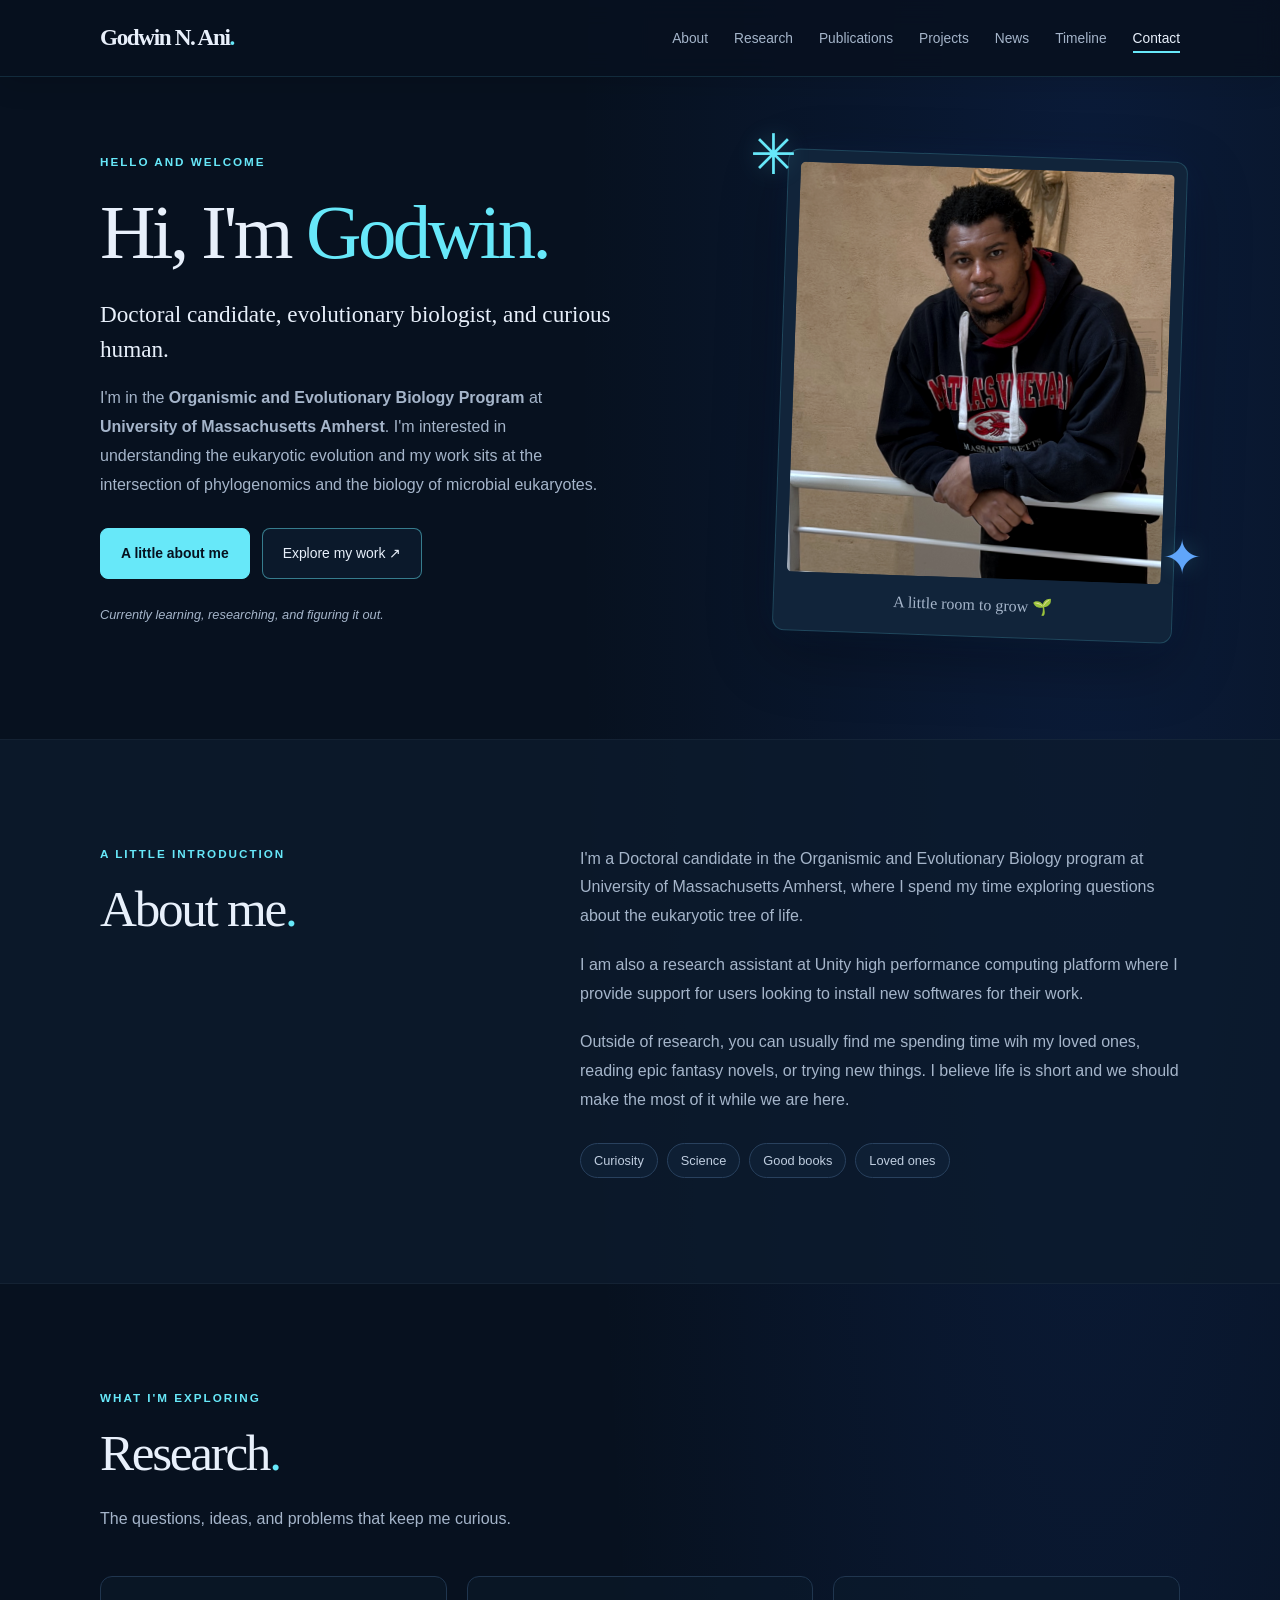
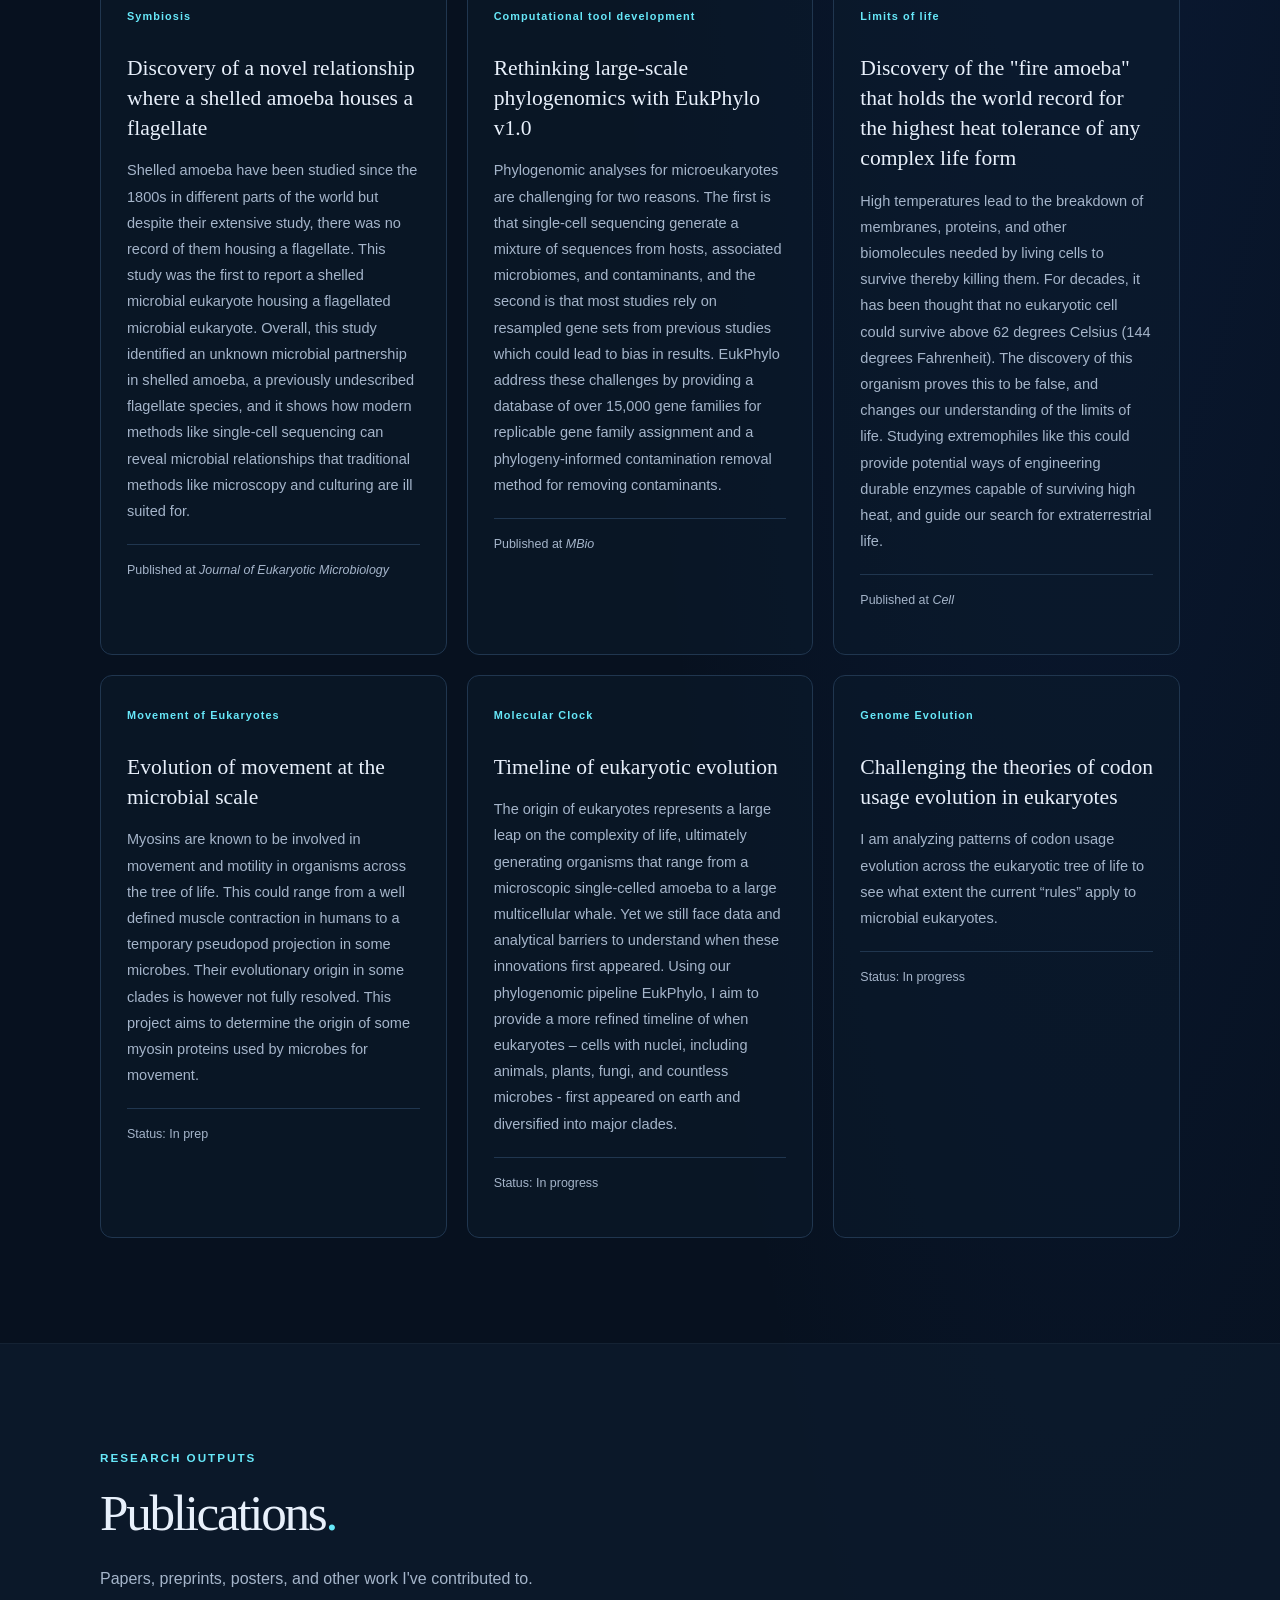
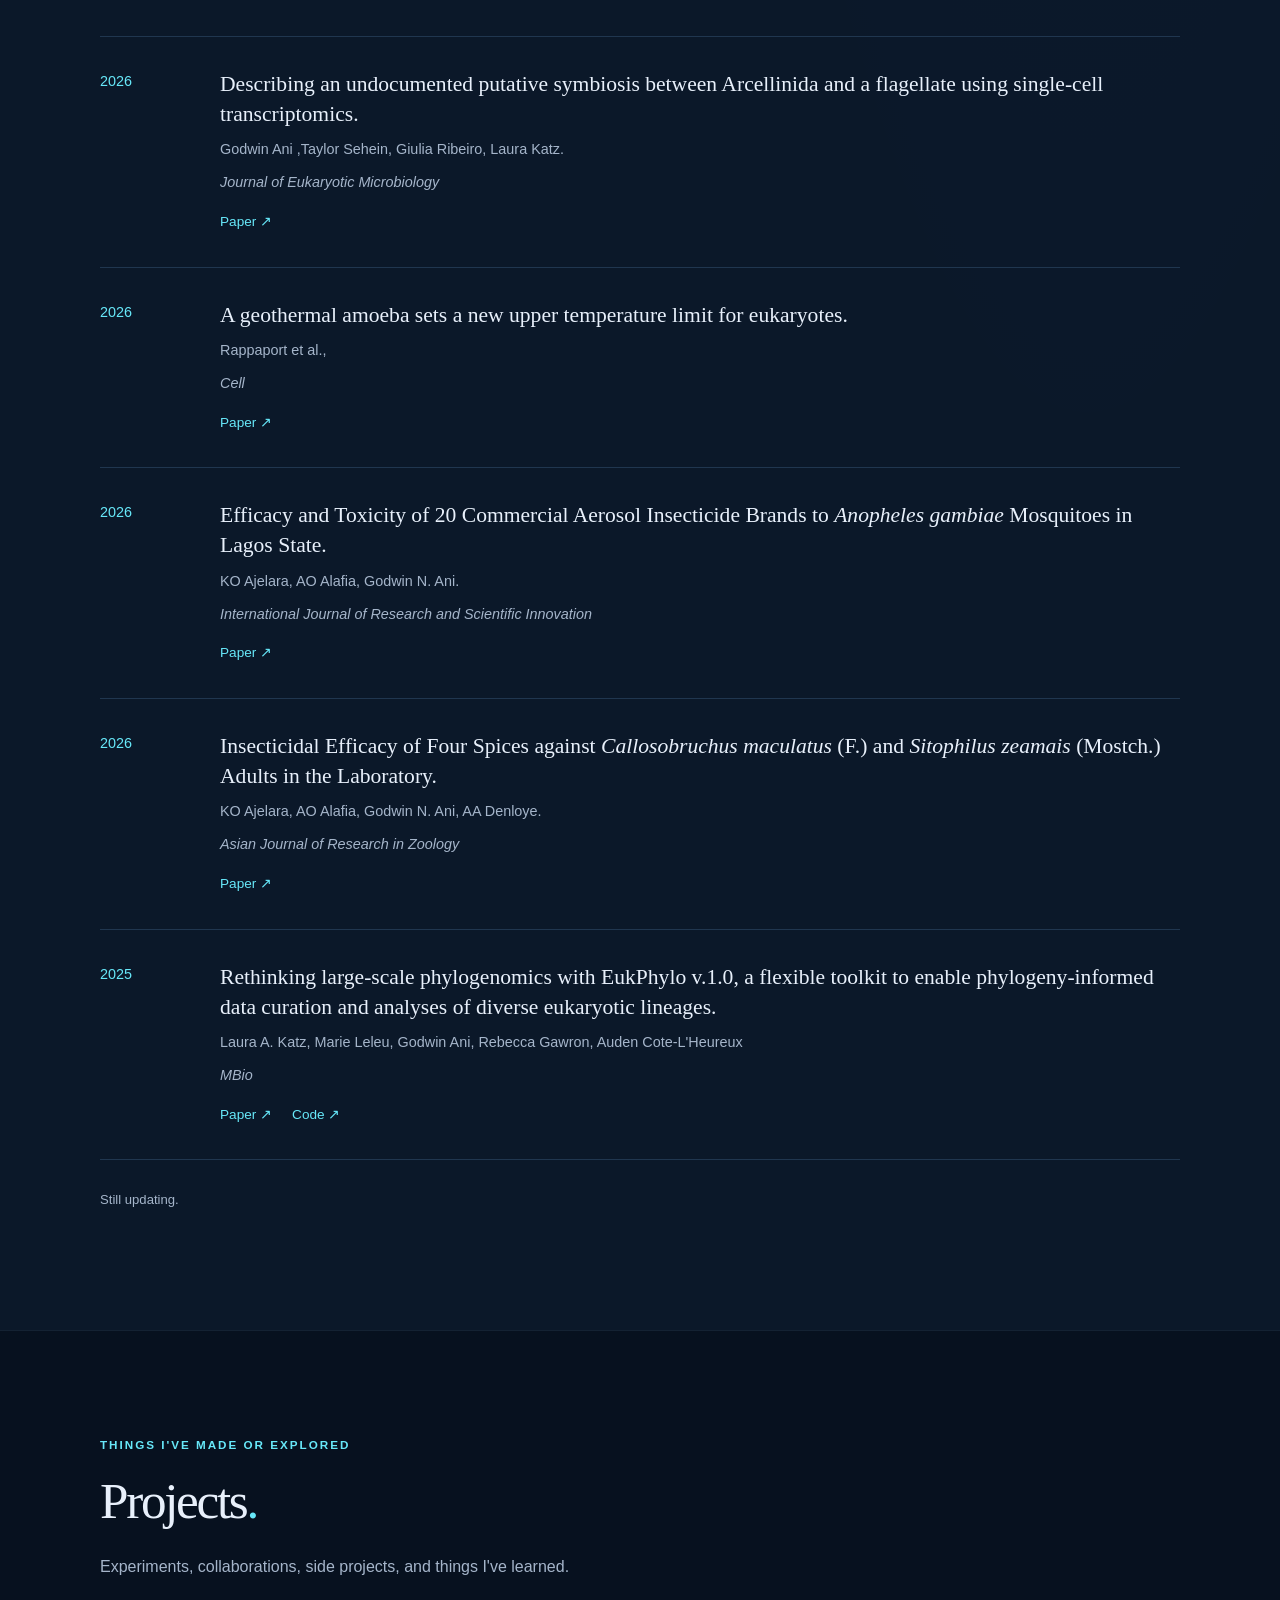
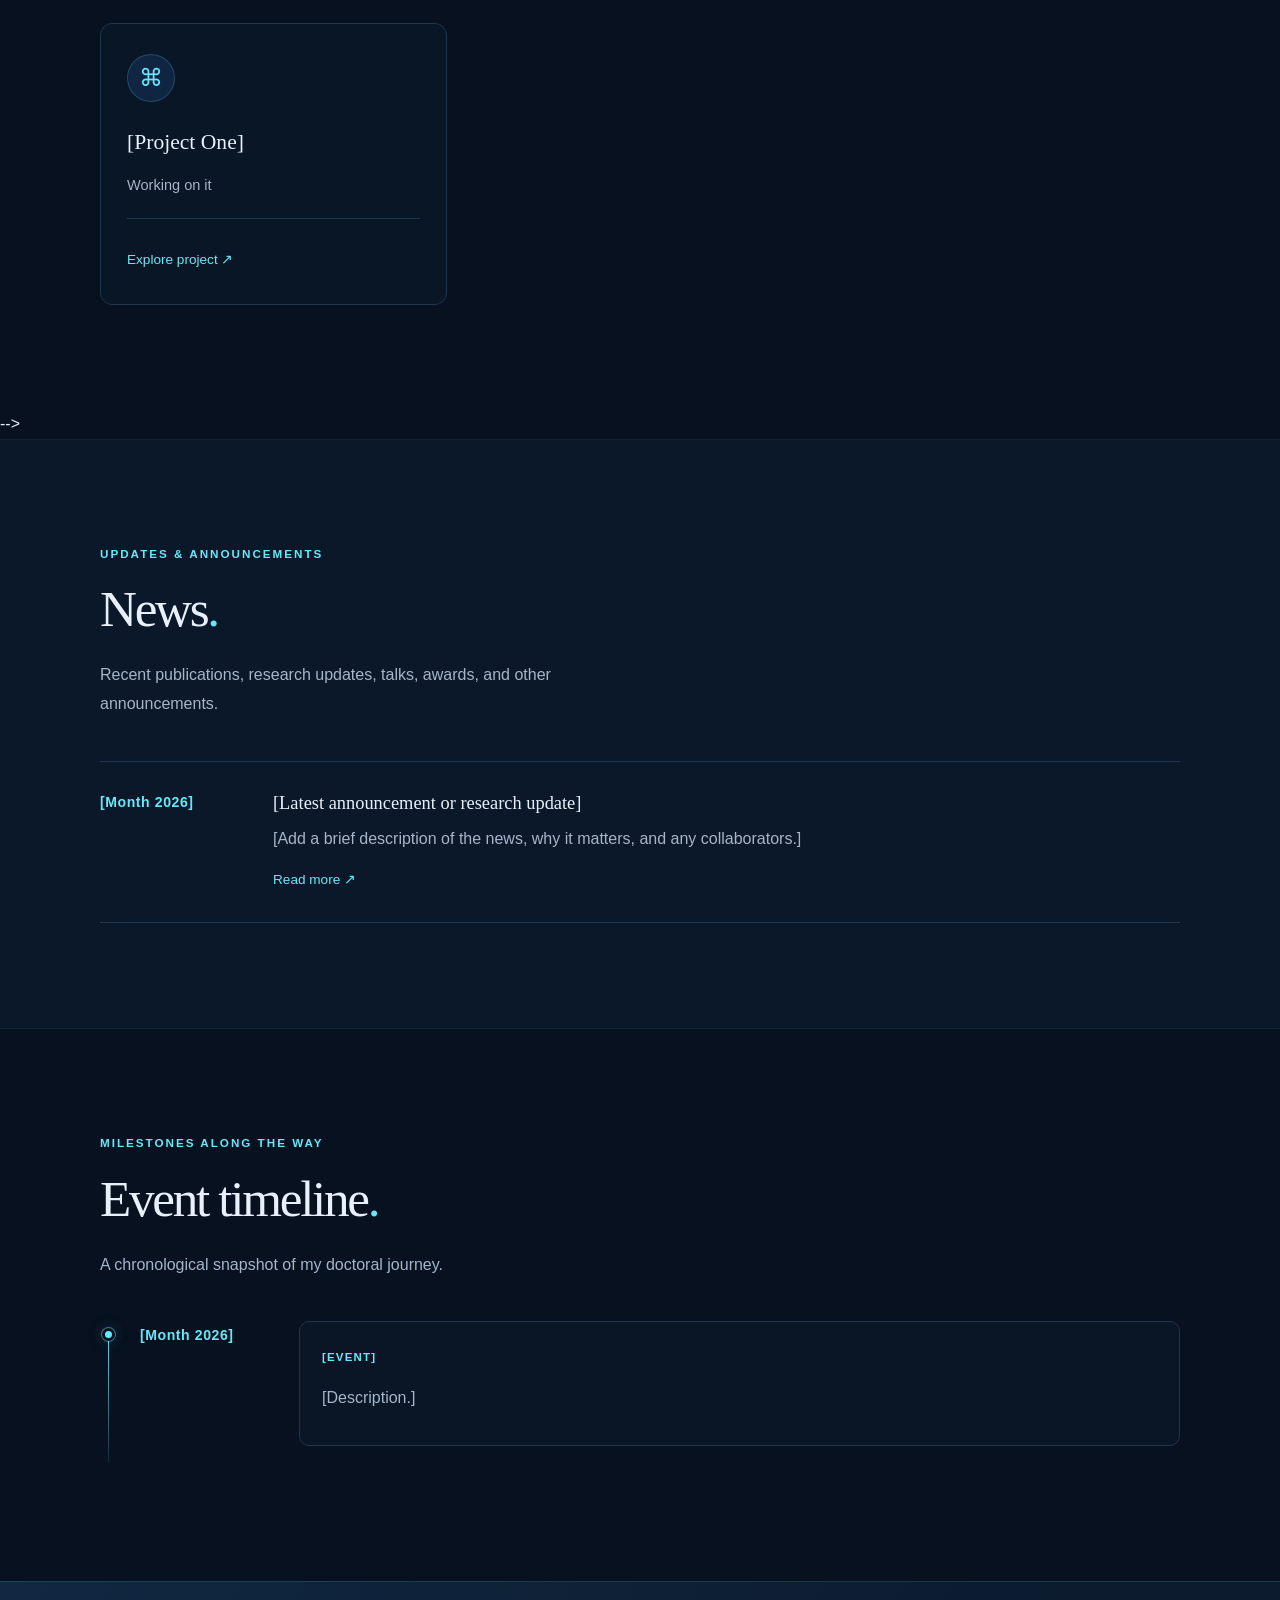
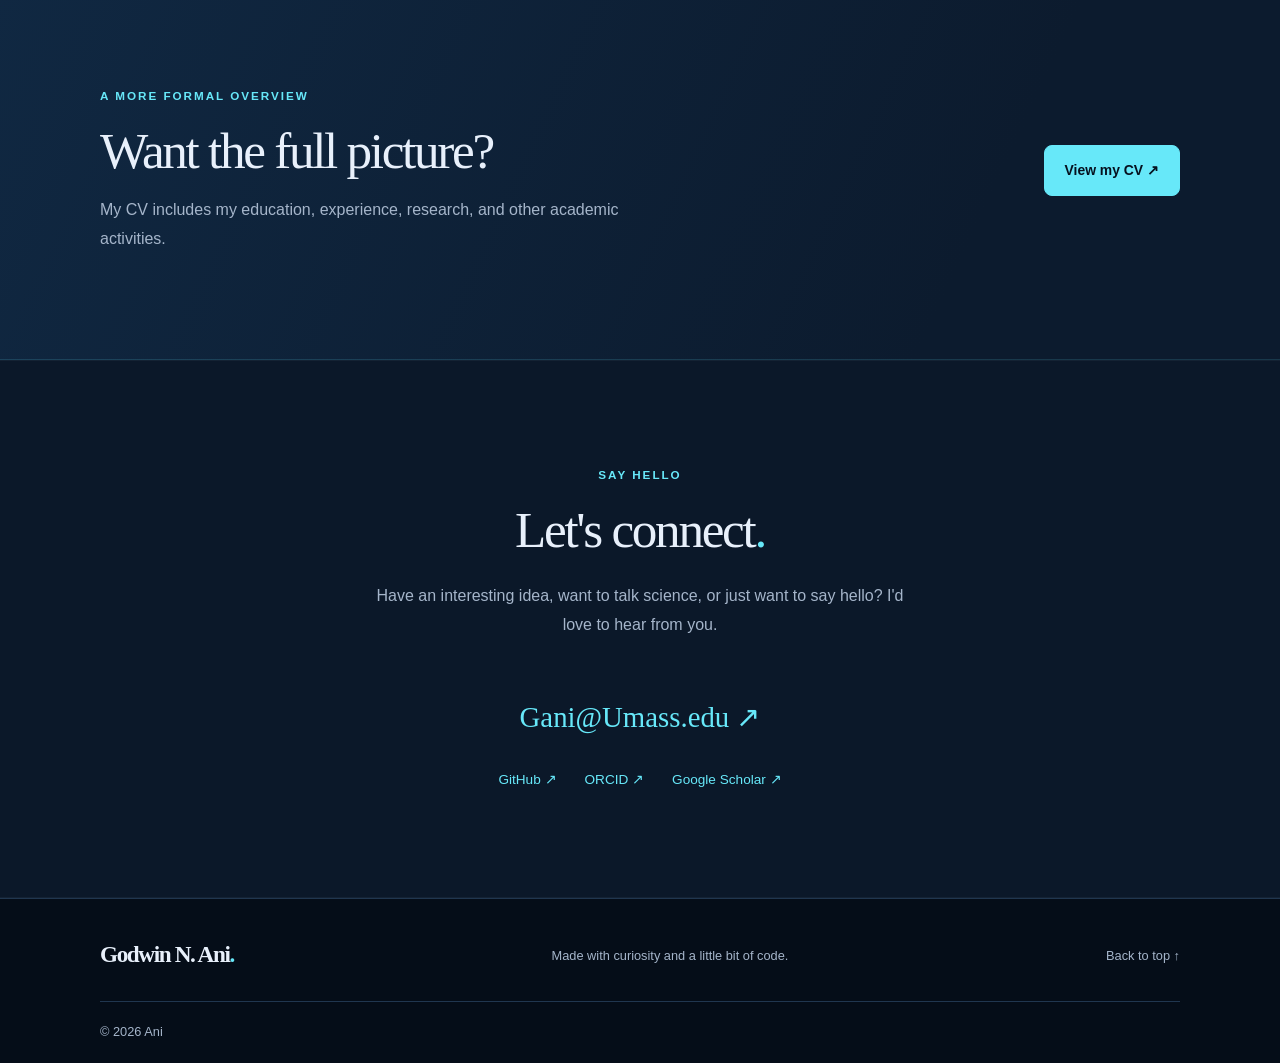
<file: index.html>
<!DOCTYPE html>
<html lang="en">
<head>
  <meta charset="UTF-8">
  <meta name="viewport" content="width=device-width, initial-scale=1.0">
  <meta name="description" content="Academic website showcasing research, publications, projects, news, and academic milestones.">
  <meta name="theme-color" content="#07111f">
  <title>Godwin N. Ani | Graduate Student</title>
  <link rel="stylesheet" href="style.css">
  <script src="script.js" defer></script>
</head>
<body>

  <!-- Navigation -->
  <header class="site-header">
    <nav class="navbar container" aria-label="Main navigation">
      <a class="logo" href="#home">Godwin N. Ani<span>.</span></a>

      <button class="menu-toggle"
              id="menu-toggle"
              aria-label="Open navigation menu"
              aria-expanded="false"
              aria-controls="nav-links">
        <span></span><span></span><span></span>
      </button>

      <ul class="nav-links" id="nav-links">
        <li><a href="#about">About</a></li>
        <li><a href="#research">Research</a></li>
        <li><a href="#publications">Publications</a></li>
        <li><a href="#projects">Projects</a></li>
        <li><a href="#news">News</a></li>
        <li><a href="#timeline">Timeline</a></li>
        <li><a href="#contact">Contact</a></li>
      </ul>
    </nav>
  </header>

  <main>
    <!-- Hero -->
    <section class="hero container" id="home">
      <div class="hero-content">
        <p class="eyebrow">HELLO AND WELCOME</p>

        <h1>Hi, I'm <span>Godwin.</span></h1>

        <p class="hero-subtitle">
          Doctoral candidate, evolutionary biologist, and curious human.
        </p>

        <p class="hero-description">
          I'm in the <strong>Organismic and Evolutionary Biology Program</strong> at
          <strong>University of Massachusetts Amherst</strong>. I'm interested in understanding
          the eukaryotic evolution and my work sits at the intersection of phylogenomics and the biology of microbial eukaryotes.
        </p>

        <div class="hero-buttons">
          <a class="button button-dark" href="#about">A little about me</a>
          <a class="button button-outline" href="#research">Explore my work ↗</a>
        </div>

        <p class="hero-note">Currently learning, researching, and figuring it out.</p>
      </div>

      <div class="hero-visual">
        <!-- Replace this illustration with a photo if you prefer -->
        <div class="photo-frame">
          <img
            src="../images/IMG_0712.jpg"
            alt="Godwin at Harvard Museum of Art"
          >
          <div class="photo-caption">A little room to grow 🌱</div>
        </div>
        <span class="decor decor-one">✳</span>
        <span class="decor decor-two">✦</span>
      </div>
    </section>

    <!-- About Me -->
    <section class="section section-white" id="about">
      <div class="container about-grid">
        <div>
          <p class="eyebrow">A LITTLE INTRODUCTION</p>
          <h2>About me<span class="heading-dot">.</span></h2>
        </div>

        <div class="section-copy">
          <p>
            I'm a Doctoral candidate in the Organismic and Evolutionary Biology program at
            University of Massachusetts Amherst, where I spend my time exploring questions about the eukaryotic tree of life.
          </p>
          <p>
            I am also a research assistant at Unity high performance computing platform where I provide support for users looking to install new softwares for their work.
          </p>
          <p>
            Outside of research, you can usually find me
            spending time wih my loved ones, reading epic fantasy novels, or trying new things.
            I believe life is short and we should make the most of it while we are here.
          </p>

          <div class="interest-list">
            <span>Curiosity</span>
            <span>Science</span>
            <span>Good books</span>
            <span>Loved ones</span>
          </div>
        </div>
      </div>
    </section>

    <!-- Research -->
    <section class="section" id="research">
      <div class="container">
        <p class="eyebrow">WHAT I'M EXPLORING</p>
        <h2>Research<span class="heading-dot">.</span></h2>
        <p class="section-intro">
          The questions, ideas, and problems that keep me curious.
        </p>

        <div class="card-grid">
          <article class="content-card">
            <span class="card-number">Symbiosis</span>
            <h3>Discovery of a novel relationship where a shelled amoeba houses a flagellate</h3>
            <p>
              Shelled amoeba have been studied since the 1800s in different parts of the world but despite their extensive study, there was no record of them housing a flagellate. This study was the first to report a shelled microbial eukaryote housing a flagellated microbial eukaryote. Overall, this study identified an unknown microbial partnership in shelled amoeba, a previously undescribed flagellate species, and it shows how modern methods like single-cell sequencing can reveal microbial relationships that traditional methods like microscopy and culturing are ill suited for.
            </p>
            <p class="card-meta">Published at <I>Journal of Eukaryotic Microbiology</I></p>
          </article>
          
          <article class="content-card">
            <span class="card-number">Computational tool development</span>
            <h3>Rethinking large-scale phylogenomics with EukPhylo v1.0</h3>
            <p>
              Phylogenomic analyses for microeukaryotes are challenging for two reasons. The first is that single-cell sequencing generate a mixture of sequences from hosts, associated microbiomes, and contaminants, and the second is that most studies rely on resampled gene sets from previous studies which could lead to bias in results. EukPhylo address these challenges by providing a database of over 15,000 gene families for replicable gene family assignment and a phylogeny-informed contamination removal method for removing contaminants.
            </p>
            <p class="card-meta">Published at <I>MBio</I></p>
          </article>
          <article class="content-card">
            <span class="card-number">Limits of life</span>
            <h3>Discovery of the "fire amoeba" that holds the world record for the highest heat tolerance of any complex life form</h3>
            <p>
              High temperatures lead to the breakdown of membranes, proteins, and other biomolecules needed by living cells to survive thereby killing them. For decades, it has been thought that no eukaryotic cell could survive above 62 degrees Celsius (144 degrees Fahrenheit). The discovery of this organism proves this to be false, and changes our understanding of the limits of life. Studying extremophiles like this could provide potential ways of engineering durable enzymes capable of surviving high heat, and guide our search for extraterrestrial life.
            </p>
            <p class="card-meta">Published at <I>Cell</I></p>
          </article>
          <article class="content-card">
            <span class="card-number">Movement of Eukaryotes</span>
            <h3>Evolution of movement at the microbial scale</h3>
            <p>
              Myosins are known to be involved in movement and motility in organisms across the tree of life. This could range from a well defined muscle contraction in humans to a temporary pseudopod projection in some microbes. Their evolutionary origin in some clades is however not fully resolved. This project aims to determine the origin of some myosin proteins used by microbes for movement.
            </p>
            <p class="card-meta">Status: In prep</p>
          </article>
          <article class="content-card">
            <span class="card-number">Molecular Clock</span>
            <h3>Timeline of eukaryotic evolution</h3>
            <p>
              The origin of eukaryotes represents a large leap on the complexity of life, ultimately generating organisms that range from a microscopic single-celled amoeba to a large multicellular whale. Yet we still face data and analytical barriers to understand when these innovations first appeared. Using our phylogenomic pipeline EukPhylo, I aim to provide a more refined timeline of when eukaryotes – cells with nuclei, including animals, plants, fungi, and countless microbes - first appeared on earth and diversified into major clades.
            </p>
            <p class="card-meta">Status: In progress</p>
          </article>

          <article class="content-card">
            <span class="card-number">Genome Evolution</span>
            <h3>Challenging the theories of codon usage evolution in eukaryotes</h3>
            <p>
              I am analyzing patterns of codon usage evolution across the eukaryotic tree of life to see what extent the current “rules” apply to microbial eukaryotes.
            </p>
            <p class="card-meta">Status: In progress</p>
          </article>
        </div>
      </div>
    </section>

    <!-- Publications -->
    <section class="section section-white" id="publications">
      <div class="container">
        <p class="eyebrow">RESEARCH OUTPUTS</p>
        <h2>Publications<span class="heading-dot">.</span></h2>
        <p class="section-intro">
          Papers, preprints, posters, and other work I've contributed to.
        </p>

        <div class="publication-list">
          <article class="publication">
            <span class="publication-year">2026</span>
            <div>
              <h3> Describing an undocumented putative symbiosis between Arcellinida and a flagellate using single-cell transcriptomics.</h3>
              <p>Godwin Ani ,Taylor Sehein, Giulia Ribeiro, Laura Katz.</p>
              <p class="publication-venue">
                Journal of Eukaryotic Microbiology
              </p>
              <div class="text-links">
                <a href="https://onlinelibrary.wiley.com/doi/10.1111/jeu.70119" target="_blank"
                   rel="noopener noreferrer">Paper ↗</a>
              </div>
            </div>
          </article>
          <article class="publication">
            <span class="publication-year">2026</span>
            <div>
              <h3> A geothermal amoeba sets a new upper temperature limit for eukaryotes.</h3>
              <p>Rappaport et al., </p>
              <p class="publication-venue">
                Cell
              </p>
              <div class="text-links">
                <a href="https://www.cell.com/cell/fulltext/S0092-8674%2826%2901016-0" target="_blank"
                   rel="noopener noreferrer">Paper ↗</a>
              </div>
            </div>
          </article>
          <article class="publication">
            <span class="publication-year">2026</span>
            <div>
              <h3> Efficacy and Toxicity of 20 Commercial Aerosol Insecticide Brands to <i>Anopheles gambiae</i> Mosquitoes in Lagos State.</h3>
              <p>KO Ajelara, AO Alafia, Godwin N. Ani.</p>
              <p class="publication-venue">
                International Journal of Research and Scientific Innovation
              </p>
              <div class="text-links">
                <a href="https://repository.rsis.international/ijrsi/13/4/efficacy-and-toxicity-of-20-commercial-aerosol-insecticide-brands-to-anopheles-gambiae-mosquitoes-in-lagos-state-8446" target="_blank"
                   rel="noopener noreferrer">Paper ↗</a>
              </div>
            </div>
          </article>
           <article class="publication">
            <span class="publication-year">2026</span>
            <div>
              <h3> Insecticidal Efficacy of Four Spices against <i>Callosobruchus maculatus</i> (F.) and <i>Sitophilus zeamais</i> (Mostch.) Adults in the Laboratory.</h3>
              <p>KO Ajelara, AO Alafia, Godwin N. Ani, AA Denloye.</p>
              <p class="publication-venue">
                Asian Journal of Research in Zoology
              </p>
              <div class="text-links">
                <a href="https://journalajriz.com/index.php/AJRIZ/article/view/269" target="_blank"
                   rel="noopener noreferrer">Paper ↗</a>
              </div>
            </div>
          </article>
          <article class="publication">
            <span class="publication-year">2025</span>
            <div>
              <h3>Rethinking large-scale phylogenomics with EukPhylo v.1.0, a flexible toolkit to enable phylogeny-informed data curation and analyses of diverse eukaryotic lineages.</h3>
              <p>Laura A. Katz, Marie Leleu, Godwin Ani, Rebecca Gawron, Auden Cote-L'Heureux</p>
              <p class="publication-venue">
                MBio
              </p>
              <div class="text-links">
                <a href="https://journals.asm.org/doi/10.1128/mbio.01770-25" target="_blank"
                   rel="noopener noreferrer">Paper ↗</a>
                <a href="https://github.com/Katzlab/EukPhylo" target="_blank"
                   rel="noopener noreferrer">Code ↗</a>
              </div>
            </div>
          </article>
        </div>

        <p class="small-note">
          Still updating.
        </p>
      </div>
    </section>

  <!-- Projects -->
    <section class="section" id="projects">
      <div class="container">
        <p class="eyebrow">THINGS I'VE MADE OR EXPLORED</p>
        <h2>Projects<span class="heading-dot">.</span></h2>
        <p class="section-intro">
          Experiments, collaborations, side projects, and things I've learned.
        </p>

        <div class="card-grid">
          <article class="content-card project-card">
            <div class="project-icon">⌘</div>
            <h3>[Project One]</h3>
            <p>
              Working on it
            </p>
            <p class="card-meta"></p>
            <a class="card-link" href="https://github.com/">
              Explore project ↗
            </a>
          </article>
          
          <!--
          <article class="content-card project-card">
            <div class="project-icon">✳</div>
            <h3>[Project Two]</h3>
            <p>
              Describe an experiment, visualization, tool, or collaboration
              that you're excited to share.
            </p>
            <p class="card-meta">Research · Visualization</p>
            <a class="card-link" href="https://github.com/">
              Explore project ↗
            </a>
          </article>

          <article class="content-card project-card">
            <div class="project-icon">↗</div>
            <h3>[A Small Side Project]</h3>
            <p>
              Not every project needs to be a major research achievement.
              Share something you made just because you were curious.
            </p>
            <p class="card-meta">Learning by doing</p>
            <a class="card-link" href="https://github.com/">
              Explore project ↗
            </a>
          </article>
          -->
        </div>
      </div>
    </section> -->

    <!-- News -->
    <section class="section section-white" id="news">
      <div class="container">
        <p class="eyebrow">UPDATES & ANNOUNCEMENTS</p>
        <h2>News<span class="heading-dot">.</span></h2>
        <p class="section-intro">
          Recent publications, research updates, talks, awards, and other announcements.
        </p>

        <div class="news-list">
          <!-- Replace these clearly marked placeholders with real announcements. -->
          <article class="news-item">
            <time class="news-date" datetime="2026-01">[Month 2026]</time>
            <div class="news-content">
              <h3>[Latest announcement or research update]</h3>
              <p>[Add a brief description of the news, why it matters, and any collaborators.]</p>
              <a class="card-link" href="#">Read more ↗</a>
            </div>
          </article>
        </div>
      </div>
    </section>

    <!-- Event timeline: keep entries in reverse chronological order (newest first). -->
    <section class="section" id="timeline">
      <div class="container">
        <p class="eyebrow">MILESTONES ALONG THE WAY</p>
        <h2>Event timeline<span class="heading-dot">.</span></h2>
        <p class="section-intro">
          A chronological snapshot of my doctoral journey.
        </p>

        <div class="event-timeline">
          <!-- Add new events at the top so the newest event always appears first. -->
          <article class="timeline-event">
            <div class="timeline-marker" aria-hidden="true"></div>
            <time class="timeline-date" datetime="2026-01">[Month 2026]</time>
            <div class="timeline-card">
              <span class="timeline-type">[Event]</span>
              <h3></h3>
              <p>[Description.]</p>
            </div>
          </article>
        </div>
      </div>
    </section>

    <!-- CV -->
    <section class="section cv-section" id="cv">
      <div class="container cv-inner">
        <div>
          <p class="eyebrow">A MORE FORMAL OVERVIEW</p>
          <h2>Want the full picture?</h2>
          <p>
            My CV includes my education, experience, research, and other
            academic activities.
          </p>
        </div>
        <a class="button button-dark" href="assets/cv.pdf" target="_blank"
           rel="noopener noreferrer">View my CV ↗</a>
      </div>
    </section>

    <!-- Contact -->
    <section class="section section-white" id="contact">
      <div class="container contact-inner">
        <p class="eyebrow">SAY HELLO</p>
        <h2>Let's connect<span class="heading-dot">.</span></h2>
        <p class="section-intro">
          Have an interesting idea, want to talk science, or just want to say
          hello? I'd love to hear from you.
        </p>

        <a class="email-link" href="mailto:gani@umass.edu">
          Gani@Umass.edu ↗
        </a>

        <div class="social-links">
          <a href="https://github.com/Godwin-Ani//" target="_blank"
             rel="noopener noreferrer">GitHub ↗</a>
          <a href="https://orcid.org/0009-0008-8684-9844" target="_blank"
             rel="noopener noreferrer">ORCID ↗</a>
          <a href="https://scholar.google.com/citations?user=5WgPe4oAAAAJ&hl=en&oi=ao" target="_blank"
             rel="noopener noreferrer">Google Scholar ↗</a>
        </div>
      </div>
    </section>
  </main>

  <!-- Footer -->
  <footer class="site-footer">
    <div class="container footer-inner">
      <a class="logo" href="#home">Godwin N. Ani<span>.</span></a>
      <p>Made with curiosity and a little bit of code.</p>
      <a href="#home">Back to top ↑</a>
    </div>
    <div class="container copyright">
      © <span id="year"></span> Ani
    </div>
  </footer>

</body>
</html>
</file>
<file: style.css>
/* --------------------------------
   1. Colors and global styles
--------------------------------- */

:root {
  --paper: #07111f;
  --white: #0d1b2d;
  --ink: #e8f0fb;
  --muted: #a5b5ca;
  --sage: #102842;
  --clay: #67e8f9;
  --sand: #142a43;
  --border: #20364f;
  --serif: Georgia, "Times New Roman", serif;
  --sans: Arial, Helvetica, sans-serif;
  --content-width: 1080px;
}

* {
  box-sizing: border-box;
}

html {
  scroll-behavior: smooth;
  scroll-padding-top: 90px;
}

body {
  margin: 0;
  background: var(--paper);
  color: var(--ink);
  font-family: var(--sans);
  font-size: 16px;
  line-height: 1.8;
  -webkit-font-smoothing: antialiased;
}

img {
  display: block;
  max-width: 100%;
}

a {
  color: inherit;
  text-decoration: none;
}

a:focus-visible,
button:focus-visible {
  outline: 3px solid var(--clay);
  outline-offset: 4px;
}

.container {
  width: min(var(--content-width), calc(100% - 48px));
  margin-inline: auto;
}

section[id] {
  scroll-margin-top: 85px;
}

::selection {
  background: var(--sage);
  color: var(--ink);
}

/* --------------------------------
   2. Navigation
--------------------------------- */

.site-header {
  position: sticky;
  top: 0;
  z-index: 100;
  background: rgba(248, 245, 239, 0.94);
  border-bottom: 1px solid var(--border);
  backdrop-filter: blur(12px);
}

.navbar {
  min-height: 76px;
  display: flex;
  justify-content: space-between;
  align-items: center;
  gap: 24px;
}

.logo {
  font-family: var(--serif);
  font-size: 1.45rem;
  font-weight: bold;
  letter-spacing: -0.06em;
  white-space: nowrap;
}

.logo span,
.heading-dot {
  color: var(--clay);
}

.nav-links {
  display: flex;
  align-items: center;
  gap: 26px;
  list-style: none;
  padding: 0;
  margin: 0;
}

.nav-links a {
  color: var(--muted);
  font-size: 0.86rem;
  transition: color 0.2s ease;
}

.nav-links a:hover {
  color: var(--clay);
}

.menu-toggle {
  display: none;
  background: transparent;
  border: 0;
  cursor: pointer;
  padding: 8px;
}

.menu-toggle span {
  display: block;
  width: 24px;
  height: 2px;
  margin: 5px 0;
  background: var(--ink);
}

/* --------------------------------
   3. Hero
--------------------------------- */

.hero {
  min-height: 620px;
  display: grid;
  grid-template-columns: 1.15fr 0.85fr;
  align-items: center;
  gap: 70px;
  padding-top: 76px;
  padding-bottom: 100px;
}

.hero-content {
  max-width: 610px;
}

.eyebrow {
  margin: 0 0 18px;
  color: var(--clay);
  font-size: 0.73rem;
  font-weight: bold;
  letter-spacing: 0.17em;
  line-height: 1.5;
}

h1,
h2,
h3,
p {
  margin-top: 0;
}

h1,
h2 {
  font-family: var(--serif);
  font-weight: normal;
  letter-spacing: -0.045em;
  line-height: 1.15;
}

h1 {
  margin-bottom: 20px;
  font-size: clamp(3rem, 6vw, 5rem);
}

h1 span {
  color: var(--clay);
}

h2 {
  margin-bottom: 22px;
  font-size: clamp(2.3rem, 4vw, 3.4rem);
}

h3 {
  font-family: var(--serif);
  font-size: 1.35rem;
  font-weight: normal;
  line-height: 1.4;
}

.hero-subtitle {
  margin-bottom: 18px;
  font-family: var(--serif);
  font-size: 1.45rem;
  line-height: 1.5;
}

.hero-description,
.section-copy p,
.content-card p,
.publication p {
  color: var(--muted);
}

.hero-description {
  max-width: 510px;
}

.hero-buttons {
  display: flex;
  flex-wrap: wrap;
  gap: 12px;
  margin-top: 28px;
}

.button {
  display: inline-flex;
  align-items: center;
  justify-content: center;
  padding: 12px 20px;
  border: 1px solid var(--ink);
  border-radius: 4px;
  font-size: 0.87rem;
  transition:
    background 0.2s ease,
    color 0.2s ease,
    transform 0.2s ease;
}

.button:hover {
  transform: translateY(-2px);
}

.button-dark {
  background: var(--ink);
  color: var(--white);
}

.button-dark:hover {
  background: var(--clay);
  border-color: var(--clay);
}

.button-outline {
  background: transparent;
}

.button-outline:hover {
  background: var(--white);
}

.hero-note {
  margin-top: 24px;
  color: var(--muted);
  font-size: 0.8rem;
  font-style: italic;
}

.hero-visual {
  position: relative;
  width: 100%;
  max-width: 400px;
  justify-self: end;
}

.photo-frame {
  padding: 12px 12px 0;
  background: var(--white);
  box-shadow: 0 15px 45px rgba(48, 46, 42, 0.08);
  transform: rotate(2deg);
}

.photo-frame img {
  width: 100%;
  height: 410px;
  object-fit: cover;
}

.photo-caption {
  padding: 13px 4px 16px;
  font-family: var(--serif);
  font-size: 1rem;
  text-align: center;
}

.decor {
  position: absolute;
  color: var(--clay);
  line-height: 1;
}

.decor-one {
  top: -28px;
  left: -30px;
  font-size: 3.5rem;
}

.decor-two {
  right: -22px;
  bottom: 55px;
  color: #8b9a7d;
  font-size: 3rem;
}

/* --------------------------------
   4. General sections
--------------------------------- */

.section {
  padding: 105px 0;
}

.section-white {
  background: var(--white);
}

.section-intro {
  max-width: 560px;
  margin-bottom: 42px;
  color: var(--muted);
}

.about-grid {
  display: grid;
  grid-template-columns: 0.8fr 1.2fr;
  gap: 80px;
  align-items: start;
}

.section-copy p {
  margin-bottom: 20px;
}

.interest-list {
  display: flex;
  flex-wrap: wrap;
  gap: 9px;
  margin-top: 28px;
}

.interest-list span {
  padding: 5px 13px;
  border: 1px solid var(--border);
  border-radius: 30px;
  color: var(--muted);
  font-size: 0.8rem;
}

/* --------------------------------
   5. Research and project cards
--------------------------------- */

.card-grid {
  display: grid;
  grid-template-columns: repeat(3, minmax(0, 1fr));
  gap: 20px;
}

.content-card {
  padding: 30px 26px;
  border: 1px solid var(--border);
  background: var(--white);
  transition:
    transform 0.25s ease,
    box-shadow 0.25s ease;
}

#research .content-card,
#projects .content-card {
  background: transparent;
}

.content-card:hover {
  transform: translateY(-4px);
  box-shadow: 0 12px 30px rgba(48, 46, 42, 0.05);
}

.card-number {
  display: block;
  margin-bottom: 26px;
  color: var(--clay);
  font-size: 0.68rem;
  font-weight: bold;
  letter-spacing: 0.1em;
}

.content-card h3 {
  margin-bottom: 14px;
}

.content-card p {
  font-size: 0.91rem;
}

.card-meta {
  margin-top: 20px;
  padding-top: 14px;
  border-top: 1px solid var(--border);
  font-size: 0.78rem !important;
}

.project-icon {
  display: grid;
  width: 48px;
  height: 48px;
  margin-bottom: 25px;
  place-items: center;
  border-radius: 50%;
  background: var(--sage);
  font-family: var(--serif);
  font-size: 1.5rem;
}

.card-link,
.text-links a,
.social-links a {
  display: inline-block;
  color: var(--clay);
  font-size: 0.85rem;
  text-decoration: underline;
  text-decoration-color: transparent;
  text-underline-offset: 4px;
  transition: text-decoration-color 0.2s ease;
}

.card-link:hover,
.text-links a:hover,
.social-links a:hover {
  text-decoration-color: currentColor;
}

/* --------------------------------
   6. Publications
--------------------------------- */

.publication-list {
  border-top: 1px solid var(--border);
}

.publication {
  display: grid;
  grid-template-columns: 90px 1fr;
  gap: 30px;
  padding: 32px 0;
  border-bottom: 1px solid var(--border);
}

.publication-year {
  color: var(--clay);
  font-size: 0.9rem;
}

.publication h3 {
  margin-bottom: 8px;
}

.publication p {
  margin-bottom: 7px;
  font-size: 0.9rem;
}

.publication-venue {
  font-style: italic;
}

.text-links {
  display: flex;
  flex-wrap: wrap;
  gap: 20px;
  margin-top: 14px;
}

.small-note {
  margin-top: 28px;
  color: var(--muted);
  font-size: 0.82rem;
}

/* --------------------------------
   7. Teaching and mentoring
--------------------------------- */

.experience-item {
  display: grid;
  grid-template-columns: 120px 1fr;
  gap: 20px;
  padding: 24px 0;
  border-bottom: 1px solid var(--border);
}

.experience-date {
  color: var(--clay);
  font-size: 0.82rem;
}

.experience-item h3 {
  margin-bottom: 5px;
}

.experience-item p {
  margin-bottom: 7px;
  font-size: 0.9rem;
}

/* --------------------------------
   8. CV section
--------------------------------- */

.cv-section {
  background: var(--sage);
}

.cv-inner {
  display: flex;
  justify-content: space-between;
  align-items: center;
  gap: 40px;
}

.cv-inner h2 {
  margin-bottom: 15px;
}

.cv-inner p:not(.eyebrow) {
  max-width: 550px;
  margin-bottom: 0;
  color: #62685d;
}

/* --------------------------------
   9. Contact
--------------------------------- */

.contact-inner {
  text-align: center;
}

.contact-inner .section-intro {
  margin-right: auto;
  margin-left: auto;
}

.email-link {
  display: inline-block;
  margin: 10px 0 24px;
  color: var(--clay);
  font-family: var(--serif);
  font-size: clamp(1.2rem, 3vw, 1.8rem);
  overflow-wrap: anywhere;
}

.social-links {
  display: flex;
  justify-content: center;
  flex-wrap: wrap;
  gap: 28px;
}

/* --------------------------------
   10. Footer
--------------------------------- */

.site-footer {
  padding: 35px 0 20px;
  border-top: 1px solid var(--border);
}

.footer-inner {
  display: flex;
  justify-content: space-between;
  align-items: center;
  gap: 20px;
}

.footer-inner p,
.footer-inner > a:last-child,
.copyright {
  color: var(--muted);
  font-size: 0.8rem;
}

.footer-inner p {
  margin-bottom: 0;
  text-align: center;
}

.copyright {
  margin-top: 25px;
  padding-top: 18px;
  border-top: 1px solid var(--border);
}

/* --------------------------------
   11. Mobile and tablet
--------------------------------- */

@media (max-width: 850px) {
  .nav-links {
    gap: 15px;
  }

  .nav-links a {
    font-size: 0.78rem;
  }

  .hero {
    grid-template-columns: 1fr 0.8fr;
    gap: 35px;
  }

  .photo-frame img {
    height: 320px;
  }

  .about-grid {
    gap: 40px;
  }

  .card-grid {
    grid-template-columns: repeat(2, minmax(0, 1fr));
  }
}

@media (max-width: 650px) {
  .container {
    width: min(100% - 36px, var(--content-width));
  }

  .navbar {
    min-height: 68px;
  }

  .menu-toggle {
    display: block;
  }

  .nav-links {
    display: none;
    position: absolute;
    top: 68px;
    left: 0;
    right: 0;
    flex-direction: column;
    align-items: stretch;
    gap: 0;
    padding: 10px 24px 20px;
    background: var(--paper);
    border-bottom: 1px solid var(--border);
  }

  .nav-links.open {
    display: flex;
  }

  .nav-links a {
    display: block;
    padding: 11px 0;
    font-size: 0.95rem;
  }

  .hero {
    min-height: auto;
    grid-template-columns: 1fr;
    gap: 45px;
    padding-top: 65px;
    padding-bottom: 75px;
  }

  h1 {
    font-size: clamp(3rem, 13vw, 4.3rem);
  }

  .hero-visual {
    width: 85%;
    max-width: 350px;
    justify-self: center;
  }

  .photo-frame img {
    height: 330px;
  }

  .section {
    padding: 75px 0;
  }

  .about-grid {
    grid-template-columns: 1fr;
    gap: 25px;
  }

  .card-grid {
    grid-template-columns: 1fr;
  }

  .publication {
    grid-template-columns: 1fr;
    gap: 8px;
  }

  .experience-item {
    grid-template-columns: 1fr;
    gap: 8px;
  }

  .cv-inner {
    flex-direction: column;
    align-items: flex-start;
  }

  .footer-inner {
    flex-direction: column;
    align-items: flex-start;
  }

  .footer-inner p {
    text-align: left;
  }
}

/* Respect reduced-motion preferences */
@media (prefers-reduced-motion: reduce) {
  html {
    scroll-behavior: auto;
  }

  *,
  *::before,
  *::after {
    transition-duration: 0.01ms !important;
    animation-duration: 0.01ms !important;
    animation-iteration-count: 1 !important;
  }
}


/* --------------------------------
   12. Dark-blue visual refinement
   Keeps the original layout and section order.
--------------------------------- */
:root {
  color-scheme: dark;
  --blue: #3b82f6;
  --cyan: #67e8f9;
  --surface-raised: #11243a;
  --glow: rgba(59, 130, 246, 0.18);
}

body {
  background:
    radial-gradient(ellipse at 85% 4%, rgba(37, 99, 235, 0.13), transparent 32rem),
    var(--paper);
}

.site-header {
  background: rgba(7, 17, 31, 0.88);
  border-bottom-color: rgba(103, 232, 249, 0.13);
  box-shadow: 0 8px 28px rgba(0, 0, 0, 0.12);
}

.logo span,
.heading-dot,
h1 span {
  color: var(--cyan);
}

.nav-links a {
  position: relative;
  transition: color 180ms ease;
}

.nav-links a::after {
  position: absolute;
  right: 0;
  bottom: -7px;
  left: 0;
  height: 2px;
  background: var(--cyan);
  content: "";
  transform: scaleX(0);
  transform-origin: left;
  transition: transform 180ms ease;
}

.nav-links a:hover,
.nav-links a[aria-current="location"] {
  color: var(--ink);
}

.nav-links a:hover::after,
.nav-links a[aria-current="location"]::after {
  transform: scaleX(1);
}

.menu-toggle span {
  background: var(--ink);
  transition: transform 180ms ease, opacity 180ms ease;
}

.eyebrow,
.card-number,
.publication-year,
.experience-date {
  color: var(--cyan);
}

.button {
  border-color: rgba(103, 232, 249, 0.48);
  border-radius: 8px;
  box-shadow: 0 0 0 rgba(59, 130, 246, 0);
}

.button-dark {
  color: #06111f;
  background: var(--cyan);
  border-color: var(--cyan);
  font-weight: 700;
}

.button-dark:hover {
  color: #fff;
  background: var(--blue);
  border-color: var(--blue);
  box-shadow: 0 8px 28px var(--glow);
}

.button-outline {
  color: var(--ink);
  background: rgba(17, 36, 58, 0.48);
}

.button-outline:hover {
  background: var(--surface-raised);
  box-shadow: 0 8px 28px var(--glow);
}

.photo-frame {
  background: var(--surface-raised);
  border: 1px solid rgba(103, 232, 249, 0.18);
  box-shadow: 0 22px 65px rgba(0, 0, 0, 0.3), 0 0 35px rgba(59, 130, 246, 0.08);
  border-radius: 12px;
  overflow: hidden;
}

.photo-frame img {
  border-radius: 5px;
  filter: saturate(0.82) contrast(1.04);
}

.photo-caption {
  color: var(--muted);
}

.decor {
  color: var(--cyan);
  text-shadow: 0 0 22px rgba(103, 232, 249, 0.25);
}

.decor-two {
  color: #60a5fa;
}

.section-white {
  background: rgba(13, 27, 45, 0.76);
  border-top: 1px solid rgba(148, 163, 184, 0.07);
  border-bottom: 1px solid rgba(148, 163, 184, 0.07);
}

.content-card {
  position: relative;
  overflow: hidden;
  background: rgba(13, 27, 45, 0.7);
  border-color: var(--border);
  border-radius: 12px;
  transition: transform 240ms ease, border-color 240ms ease, box-shadow 240ms ease, background 240ms ease;
}

#research .content-card,
#projects .content-card {
  background: rgba(13, 27, 45, 0.52);
}

.content-card::before {
  position: absolute;
  top: 0;
  right: 0;
  left: 0;
  height: 2px;
  background: linear-gradient(90deg, var(--blue), var(--cyan));
  content: "";
  opacity: 0;
  transform: scaleX(0.35);
  transform-origin: left;
  transition: opacity 240ms ease, transform 240ms ease;
}

.content-card:hover {
  background: rgba(17, 36, 58, 0.92);
  border-color: rgba(103, 232, 249, 0.4);
  box-shadow: 0 18px 44px rgba(0, 0, 0, 0.2), 0 0 26px rgba(59, 130, 246, 0.08);
  transform: translateY(-5px);
}

.content-card:hover::before {
  opacity: 1;
  transform: scaleX(1);
}

.project-icon {
  color: var(--cyan);
  background: rgba(59, 130, 246, 0.14);
  border: 1px solid rgba(103, 232, 249, 0.2);
}

.card-meta {
  border-top-color: var(--border);
}

.card-link,
.text-links a,
.social-links a,
.email-link {
  color: var(--cyan);
}

.publication-list,
.publication,
.experience-item {
  border-color: var(--border);
}

.publication {
  transition: padding-left 200ms ease, background 200ms ease;
}

.publication:hover {
  padding-left: 12px;
  background: linear-gradient(90deg, rgba(59, 130, 246, 0.07), transparent 75%);
}

.interest-list span {
  color: #c0cee0;
  background: rgba(17, 36, 58, 0.62);
  border-color: #29415e;
  transition: color 180ms ease, border-color 180ms ease, background 180ms ease;
}

.interest-list span:hover {
  color: var(--cyan);
  border-color: rgba(103, 232, 249, 0.5);
  background: rgba(59, 130, 246, 0.12);
}

.cv-section {
  background: linear-gradient(115deg, #102842, #0c1b2e 75%);
  border-top: 1px solid rgba(103, 232, 249, 0.14);
  border-bottom: 1px solid rgba(103, 232, 249, 0.14);
}

.cv-inner p:not(.eyebrow) {
  color: var(--muted);
}

.site-footer {
  background: #050d18;
  border-top-color: var(--border);
}

.copyright {
  border-top-color: var(--border);
}

::selection {
  color: #06111f;
  background: var(--cyan);
}

/* Progressive reveal: content remains visible if JavaScript is unavailable. */
.js-reveal {
  opacity: 0;
  transform: translateY(18px);
  transition: opacity 650ms ease, transform 650ms cubic-bezier(0.2, 0.65, 0.3, 1);
}

.js-reveal.is-visible {
  opacity: 1;
  transform: translateY(0);
}

.hero-content {
  animation: hero-enter 700ms ease both;
}

.hero-visual {
  animation: hero-enter 850ms 100ms ease both;
}

@keyframes hero-enter {
  from { opacity: 0; transform: translateY(14px); }
  to { opacity: 1; transform: translateY(0); }
}

@media (max-width: 650px) {
  .nav-links {
    background: rgba(7, 17, 31, 0.98);
    border-bottom-color: var(--border);
  }

  .nav-links a::after {
    bottom: 4px;
    right: auto;
    width: 40px;
  }

  .photo-frame {
    transform: rotate(1deg);
  }

  .publication:hover {
    padding-left: 0;
  }
}

@media (prefers-reduced-motion: reduce) {
  .js-reveal,
  .hero-content,
  .hero-visual {
    opacity: 1;
    transform: none;
    animation: none;
    transition: none;
  }
}

/* News updates */
.news-list {
  margin-top: 38px;
  border-top: 1px solid var(--border);
}

.news-item {
  display: grid;
  grid-template-columns: 145px minmax(0, 1fr);
  gap: 28px;
  padding: 28px 0;
  border-bottom: 1px solid var(--border);
  transition: padding-left 200ms ease, background 200ms ease;
}

.news-item:hover {
  padding-left: 10px;
  background: linear-gradient(90deg, rgba(59, 130, 246, 0.07), transparent 78%);
}

.news-date,
.timeline-date {
  color: var(--cyan);
  font-size: 0.88rem;
  font-weight: 700;
  letter-spacing: 0.04em;
}

.news-content h3,
.timeline-card h3 {
  margin: 0 0 8px;
  font-size: 1.15rem;
  line-height: 1.45;
}

.news-content p,
.timeline-card p {
  margin: 0 0 12px;
  color: var(--muted);
}

/* Reverse-chronological event timeline */
.event-timeline {
  position: relative;
  margin: 42px 0 0 8px;
  padding-left: 32px;
}

.event-timeline::before {
  position: absolute;
  top: 8px;
  bottom: 14px;
  left: 0;
  width: 1px;
  background: linear-gradient(to bottom, var(--cyan), rgba(103, 232, 249, 0.12));
  content: "";
}

.timeline-event {
  position: relative;
  display: grid;
  grid-template-columns: 135px minmax(0, 1fr);
  gap: 24px;
  padding: 0 0 30px;
}

.timeline-marker {
  position: absolute;
  top: 7px;
  left: -38px;
  width: 13px;
  height: 13px;
  border: 3px solid var(--paper);
  border-radius: 50%;
  background: var(--cyan);
  box-shadow: 0 0 0 1px rgba(103, 232, 249, 0.45), 0 0 16px rgba(103, 232, 249, 0.18);
}

.timeline-date {
  padding-top: 2px;
}

.timeline-card {
  padding: 20px 22px;
  background: rgba(13, 27, 45, 0.62);
  border: 1px solid var(--border);
  border-radius: 10px;
  transition: border-color 200ms ease, transform 200ms ease, background 200ms ease;
}

.timeline-card:hover {
  transform: translateY(-3px);
  border-color: rgba(103, 232, 249, 0.4);
  background: rgba(17, 36, 58, 0.8);
}

.timeline-type {
  display: inline-block;
  margin-bottom: 8px;
  color: var(--cyan);
  font-size: 0.72rem;
  font-weight: 700;
  letter-spacing: 0.1em;
  text-transform: uppercase;
}

@media (max-width: 650px) {
  .news-item,
  .timeline-event {
    grid-template-columns: 1fr;
    gap: 8px;
  }

  .news-item:hover {
    padding-left: 0;
  }

  .event-timeline {
    margin-left: 6px;
    padding-left: 25px;
  }

  .timeline-marker {
    left: -31px;
  }

  .timeline-card {
    padding: 17px;
  }
}
</file>
